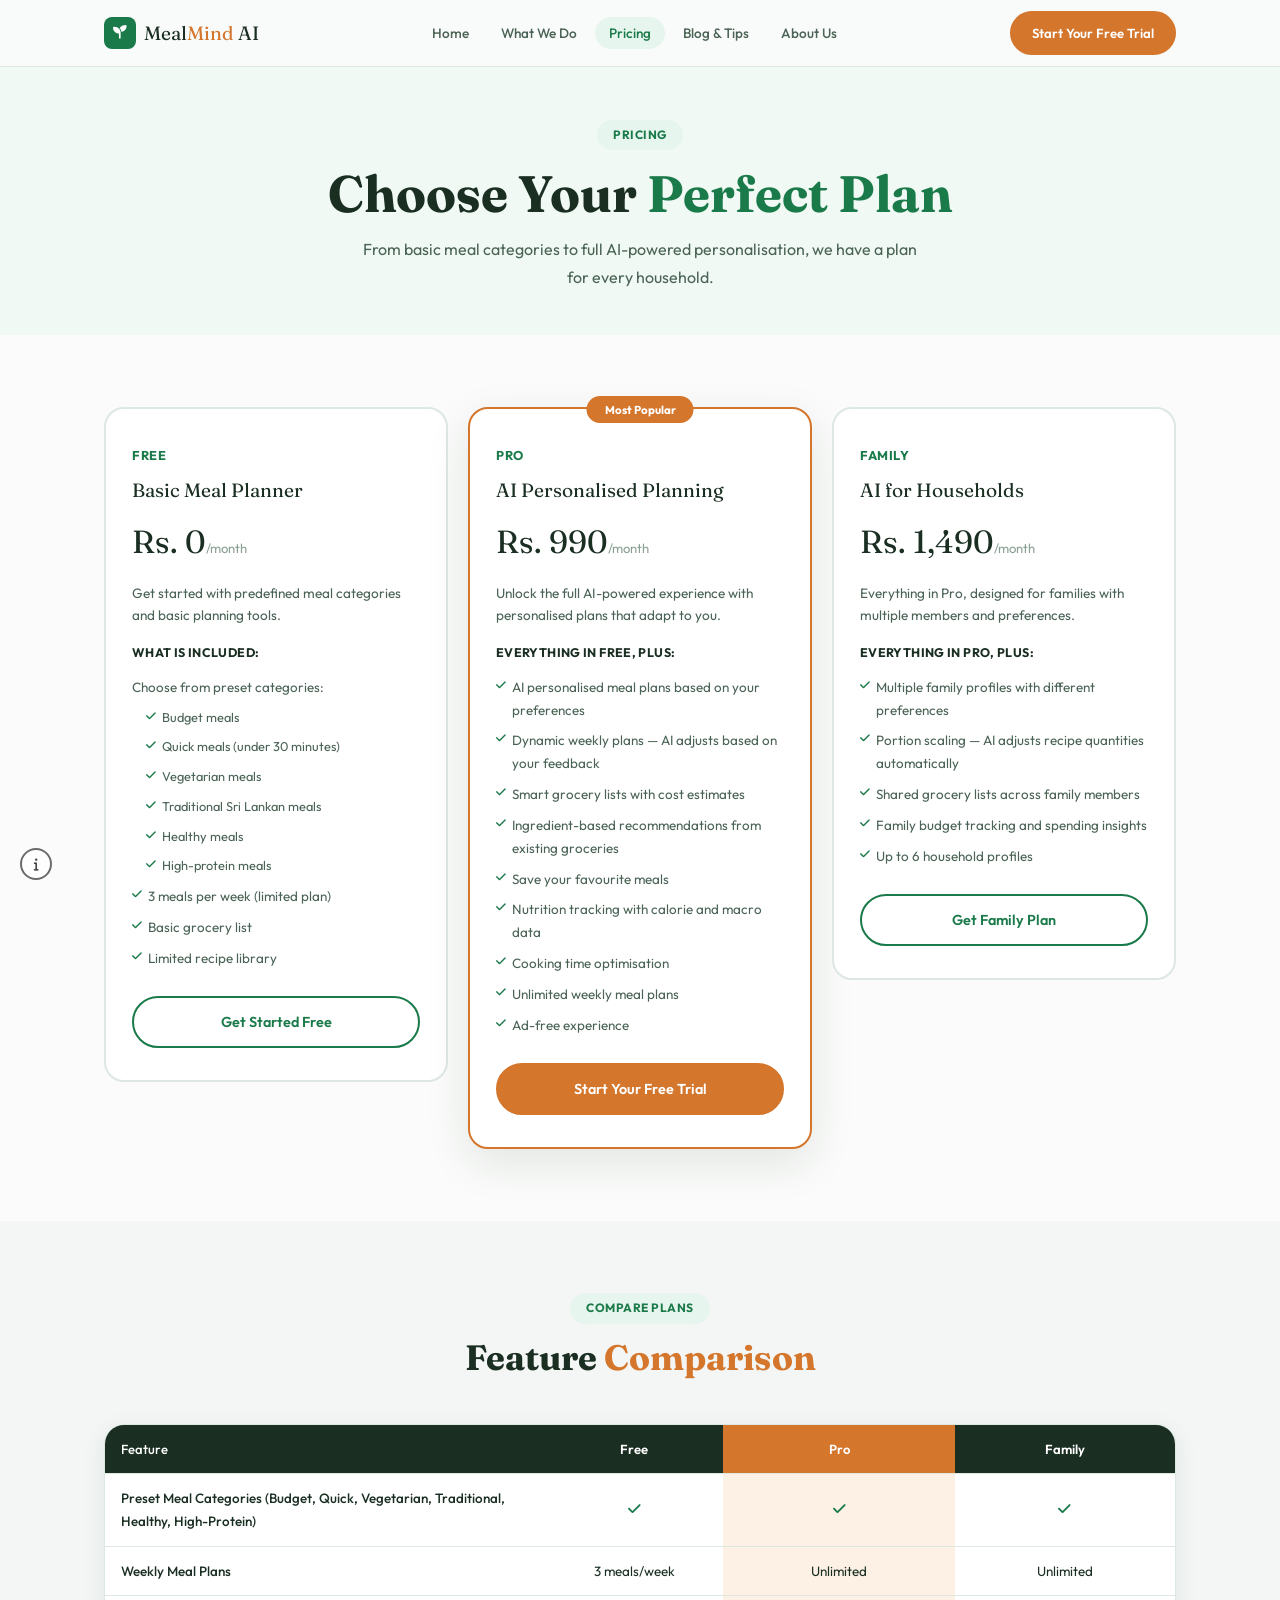
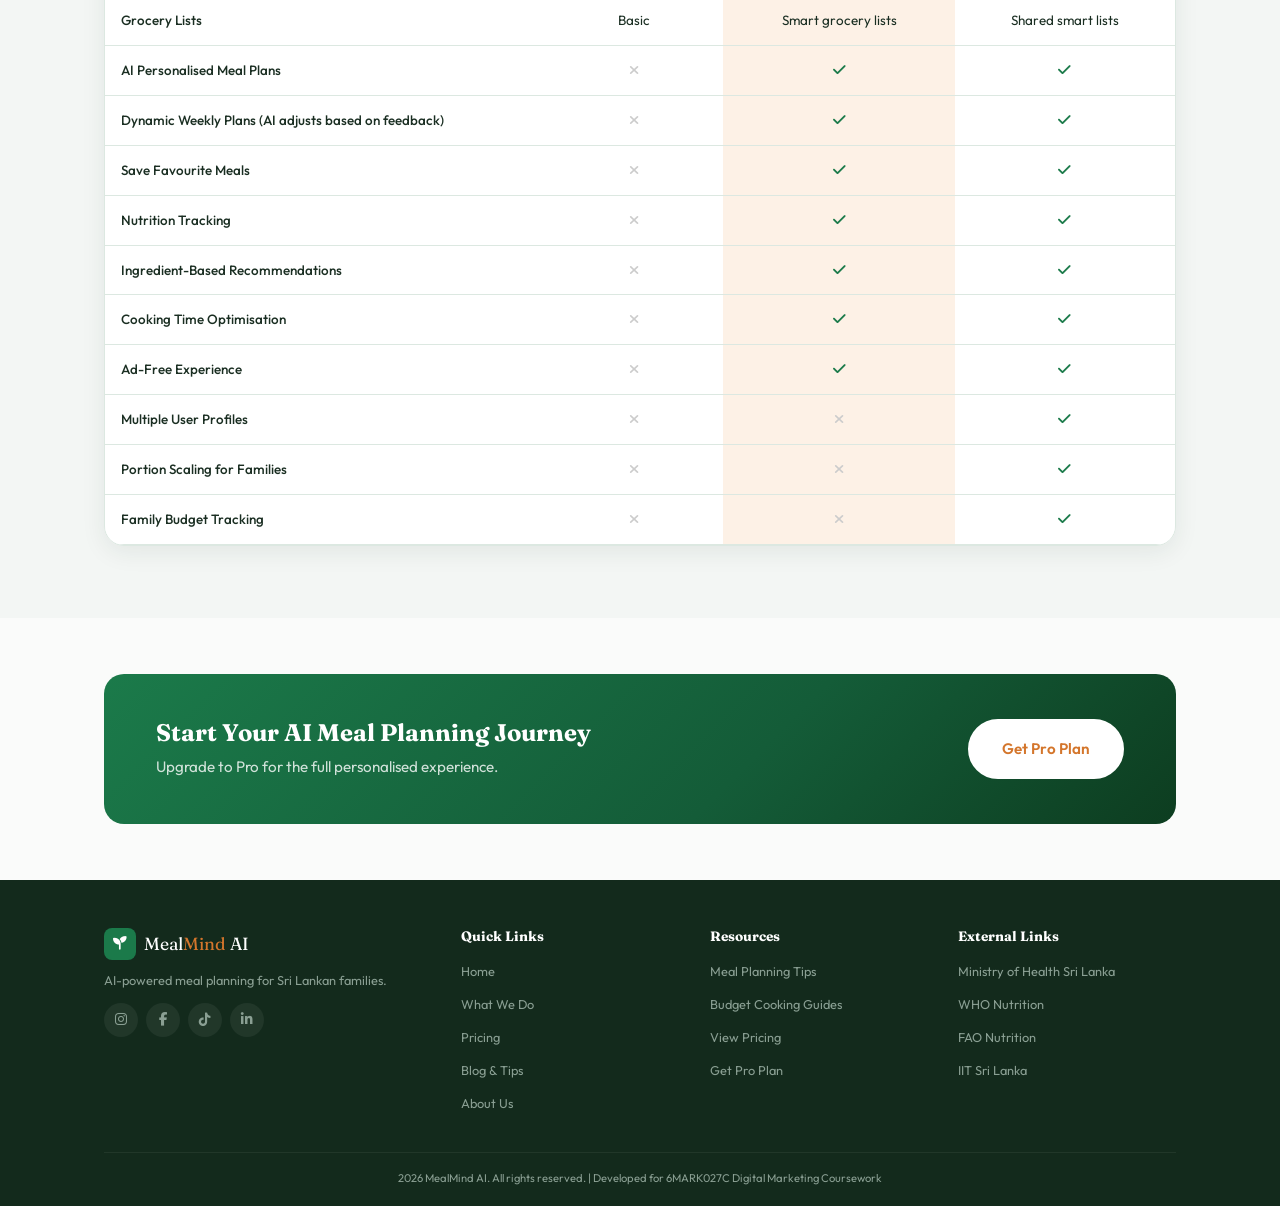
<file: pricing.html>
<!DOCTYPE html>
<html lang="en">
<head>
    <meta charset="UTF-8">
    <meta name="viewport" content="width=device-width, initial-scale=1.0">
    <meta name="description" content="MealMind AI pricing - Free, Pro, and Family plans. Compare features and choose the AI meal planner that fits your needs and budget.">
    <meta name="keywords" content="meal planner pricing, AI meal plan cost, free meal planner, pro meal planner, family meal planning app pricing">
    <title>Pricing | MealMind AI - Free, Pro & Family Plans</title>
    <script async src="https://www.googletagmanager.com/gtag/js?id=G-KQBYETT1RZ"></script>
    <script>window.dataLayer=window.dataLayer||[];function gtag(){dataLayer.push(arguments)}gtag('js',new Date());gtag('config','G-KQBYETT1RZ');</script>
    <link rel="preconnect" href="https://fonts.googleapis.com">
    <link rel="preconnect" href="https://fonts.gstatic.com" crossorigin>
    <link href="https://fonts.googleapis.com/css2?family=Outfit:wght@300;400;500;600;700;800&family=Fraunces:wght@400;500;600;700;800&display=swap" rel="stylesheet">
    <link rel="stylesheet" href="https://cdnjs.cloudflare.com/ajax/libs/font-awesome/6.5.1/css/all.min.css">
    <link rel="stylesheet" href="styles.css">
</head>
<body>
    <nav class="navbar" id="navbar">
        <div class="nav-container">
            <a href="index.html" class="nav-logo"><div class="logo-mark"><i class="fas fa-seedling"></i></div><span>Meal<span class="logo-accent">Mind</span> AI</span></a>
            <ul class="nav-links" id="navLinks">
                <li><a href="index.html">Home</a></li>
                <li><a href="what-we-do.html">What We Do</a></li>
                <li><a href="pricing.html" class="active">Pricing</a></li>
                <li><a href="blog.html">Blog & Tips</a></li>
                <li><a href="about.html">About Us</a></li>
            </ul>
            <div class="nav-actions">
                <a href="https://docs.google.com/forms/d/e/1FAIpQLSeIBPrD6-6gOpsm0lLE67ntiOZjcIqiWNXXuqW-YIWEE8ON_Q/viewform?usp=dialog" target="_blank" rel="noopener noreferrer" class="btn btn-cta btn-nav">Start Your Free Trial</a>
                <button class="mobile-toggle" id="mobileToggle" aria-label="Toggle menu"><span></span><span></span><span></span></button>
            </div>
        </div>
    </nav>

    <section class="page-hero">
        <div class="container">
            <span class="sec-label">Pricing</span>
            <h1>Choose Your <span class="text-green">Perfect Plan</span></h1>
            <p>From basic meal categories to full AI-powered personalisation, we have a plan for every household.</p>
        </div>
    </section>

    <!-- Pricing Cards -->
    <section class="section pricing-cards-section">
        <div class="container">
            <div class="pricing-grid">
                <!-- Free -->
                <div class="price-card">
                    <div class="price-head">
                        <span class="plan-label">Free</span>
                        <div class="plan-title">Basic Meal Planner</div>
                        <div class="plan-price">Rs. 0<span>/month</span></div>
                    </div>
                    <p class="plan-desc">Get started with predefined meal categories and basic planning tools.</p>
                    <div class="plan-feat-title">What is included:</div>
                    <ul class="plan-feats">
                        <li>Choose from preset categories:</li>
                        <li class="sub-item"><i class="fas fa-check"></i> Budget meals</li>
                        <li class="sub-item"><i class="fas fa-check"></i> Quick meals (under 30 minutes)</li>
                        <li class="sub-item"><i class="fas fa-check"></i> Vegetarian meals</li>
                        <li class="sub-item"><i class="fas fa-check"></i> Traditional Sri Lankan meals</li>
                        <li class="sub-item"><i class="fas fa-check"></i> Healthy meals</li>
                        <li class="sub-item"><i class="fas fa-check"></i> High-protein meals</li>
                        <li><i class="fas fa-check"></i> 3 meals per week (limited plan)</li>
                        <li><i class="fas fa-check"></i> Basic grocery list</li>
                        <li><i class="fas fa-check"></i> Limited recipe library</li>
                    </ul>
                    <a href="#" target="_blank" rel="noopener noreferrer" class="btn btn-ghost btn-block">Get Started Free</a>
                </div>

                <!-- Pro -->
                <div class="price-card popular">
                    <div class="popular-tag">Most Popular</div>
                    <div class="price-head">
                        <span class="plan-label">Pro</span>
                        <div class="plan-title">AI Personalised Planning</div>
                        <div class="plan-price">Rs. 990<span>/month</span></div>
                    </div>
                    <p class="plan-desc">Unlock the full AI-powered experience with personalised plans that adapt to you.</p>
                    <div class="plan-feat-title">Everything in Free, plus:</div>
                    <ul class="plan-feats">
                        <li><i class="fas fa-check"></i> AI personalised meal plans based on your preferences</li>
                        <li><i class="fas fa-check"></i> Dynamic weekly plans — AI adjusts based on your feedback</li>
                        <li><i class="fas fa-check"></i> Smart grocery lists with cost estimates</li>
                        <li><i class="fas fa-check"></i> Ingredient-based recommendations from existing groceries</li>
                        <li><i class="fas fa-check"></i> Save your favourite meals</li>
                        <li><i class="fas fa-check"></i> Nutrition tracking with calorie and macro data</li>
                        <li><i class="fas fa-check"></i> Cooking time optimisation</li>
                        <li><i class="fas fa-check"></i> Unlimited weekly meal plans</li>
                        <li><i class="fas fa-check"></i> Ad-free experience</li>
                    </ul>
                    <a href="https://docs.google.com/forms/d/e/1FAIpQLSeIBPrD6-6gOpsm0lLE67ntiOZjcIqiWNXXuqW-YIWEE8ON_Q/viewform?usp=dialog" target="_blank" rel="noopener noreferrer" class="btn btn-cta btn-block">Start Your Free Trial</a>
                </div>

                <!-- Family -->
                <div class="price-card">
                    <div class="price-head">
                        <span class="plan-label">Family</span>
                        <div class="plan-title">AI for Households</div>
                        <div class="plan-price">Rs. 1,490<span>/month</span></div>
                    </div>
                    <p class="plan-desc">Everything in Pro, designed for families with multiple members and preferences.</p>
                    <div class="plan-feat-title">Everything in Pro, plus:</div>
                    <ul class="plan-feats">
                        <li><i class="fas fa-check"></i> Multiple family profiles with different preferences</li>
                        <li><i class="fas fa-check"></i> Portion scaling — AI adjusts recipe quantities automatically</li>
                        <li><i class="fas fa-check"></i> Shared grocery lists across family members</li>
                        <li><i class="fas fa-check"></i> Family budget tracking and spending insights</li>
                        <li><i class="fas fa-check"></i> Up to 6 household profiles</li>
                    </ul>
                    <a href="#" target="_blank" rel="noopener noreferrer" class="btn btn-ghost btn-block">Get Family Plan</a>
                </div>
            </div>
        </div>
    </section>

    <!-- Comparison Table -->
    <section class="section comparison-section">
        <div class="container">
            <div class="sec-head">
                <span class="sec-label">Compare Plans</span>
                <h2>Feature <span class="text-orange">Comparison</span></h2>
            </div>
            <div class="table-wrapper">
                <table class="compare-table">
                    <thead>
                        <tr>
                            <th>Feature</th>
                            <th>Free</th>
                            <th class="highlight-col">Pro</th>
                            <th>Family</th>
                        </tr>
                    </thead>
                    <tbody>
                        <tr><td>Preset Meal Categories (Budget, Quick, Vegetarian, Traditional, Healthy, High-Protein)</td><td><i class="fas fa-check tick"></i></td><td class="highlight-col"><i class="fas fa-check tick"></i></td><td><i class="fas fa-check tick"></i></td></tr>
                        <tr><td>Weekly Meal Plans</td><td>3 meals/week</td><td class="highlight-col">Unlimited</td><td>Unlimited</td></tr>
                        <tr><td>Grocery Lists</td><td>Basic</td><td class="highlight-col">Smart grocery lists</td><td>Shared smart lists</td></tr>
                        <tr><td>AI Personalised Meal Plans</td><td><i class="fas fa-times cross"></i></td><td class="highlight-col"><i class="fas fa-check tick"></i></td><td><i class="fas fa-check tick"></i></td></tr>
                        <tr><td>Dynamic Weekly Plans (AI adjusts based on feedback)</td><td><i class="fas fa-times cross"></i></td><td class="highlight-col"><i class="fas fa-check tick"></i></td><td><i class="fas fa-check tick"></i></td></tr>
                        <tr><td>Save Favourite Meals</td><td><i class="fas fa-times cross"></i></td><td class="highlight-col"><i class="fas fa-check tick"></i></td><td><i class="fas fa-check tick"></i></td></tr>
                        <tr><td>Nutrition Tracking</td><td><i class="fas fa-times cross"></i></td><td class="highlight-col"><i class="fas fa-check tick"></i></td><td><i class="fas fa-check tick"></i></td></tr>
                        <tr><td>Ingredient-Based Recommendations</td><td><i class="fas fa-times cross"></i></td><td class="highlight-col"><i class="fas fa-check tick"></i></td><td><i class="fas fa-check tick"></i></td></tr>
                        <tr><td>Cooking Time Optimisation</td><td><i class="fas fa-times cross"></i></td><td class="highlight-col"><i class="fas fa-check tick"></i></td><td><i class="fas fa-check tick"></i></td></tr>
                        <tr><td>Ad-Free Experience</td><td><i class="fas fa-times cross"></i></td><td class="highlight-col"><i class="fas fa-check tick"></i></td><td><i class="fas fa-check tick"></i></td></tr>
                        <tr><td>Multiple User Profiles</td><td><i class="fas fa-times cross"></i></td><td class="highlight-col"><i class="fas fa-times cross"></i></td><td><i class="fas fa-check tick"></i></td></tr>
                        <tr><td>Portion Scaling for Families</td><td><i class="fas fa-times cross"></i></td><td class="highlight-col"><i class="fas fa-times cross"></i></td><td><i class="fas fa-check tick"></i></td></tr>
                        <tr><td>Family Budget Tracking</td><td><i class="fas fa-times cross"></i></td><td class="highlight-col"><i class="fas fa-times cross"></i></td><td><i class="fas fa-check tick"></i></td></tr>
                    </tbody>
                </table>
            </div>
        </div>
    </section>

    <section class="cta-band">
        <div class="container"><div class="cta-inner"><div><h2>Start Your AI Meal Planning Journey</h2><p>Upgrade to Pro for the full personalised experience.</p></div><a href="https://docs.google.com/forms/d/e/1FAIpQLSeIBPrD6-6gOpsm0lLE67ntiOZjcIqiWNXXuqW-YIWEE8ON_Q/viewform?usp=dialog" target="_blank" rel="noopener noreferrer" class="btn btn-white btn-lg">Get Pro Plan</a></div></div>
    </section>

    <footer class="footer">
        <div class="container">
            <div class="ft-grid">
                <div class="ft-brand"><a href="index.html" class="ft-logo"><div class="logo-mark"><i class="fas fa-seedling"></i></div><span>Meal<span class="logo-accent">Mind</span> AI</span></a><p>AI-powered meal planning for Sri Lankan families.</p><div class="ft-social"><a href="https://instagram.com" target="_blank" rel="noopener noreferrer"><i class="fab fa-instagram"></i></a><a href="https://facebook.com" target="_blank" rel="noopener noreferrer"><i class="fab fa-facebook-f"></i></a><a href="https://tiktok.com" target="_blank" rel="noopener noreferrer"><i class="fab fa-tiktok"></i></a><a href="https://linkedin.com" target="_blank" rel="noopener noreferrer"><i class="fab fa-linkedin-in"></i></a></div></div>
                <div class="ft-links"><h4>Quick Links</h4><ul><li><a href="index.html">Home</a></li><li><a href="what-we-do.html">What We Do</a></li><li><a href="pricing.html">Pricing</a></li><li><a href="blog.html">Blog & Tips</a></li><li><a href="about.html">About Us</a></li></ul></div>
                <div class="ft-links"><h4>Resources</h4><ul><li><a href="blog.html">Meal Planning Tips</a></li><li><a href="blog.html">Budget Cooking Guides</a></li><li><a href="pricing.html">View Pricing</a></li><li><a href="https://docs.google.com/forms/d/e/1FAIpQLSeIBPrD6-6gOpsm0lLE67ntiOZjcIqiWNXXuqW-YIWEE8ON_Q/viewform?usp=dialog" target="_blank" rel="noopener noreferrer">Get Pro Plan</a></li></ul></div>
                <div class="ft-links"><h4>External Links</h4><ul><li><a href="https://www.health.gov.lk" target="_blank" rel="noopener noreferrer">Ministry of Health Sri Lanka</a></li><li><a href="https://www.who.int/nutrition" target="_blank" rel="noopener noreferrer">WHO Nutrition</a></li><li><a href="https://www.fao.org/nutrition" target="_blank" rel="noopener noreferrer">FAO Nutrition</a></li><li><a href="https://www.iit.ac.lk" target="_blank" rel="noopener noreferrer">IIT Sri Lanka</a></li></ul></div>
            </div>
            <div class="ft-bottom"><p>2026 MealMind AI. All rights reserved. | Developed for 6MARK027C Digital Marketing Coursework</p></div>
        </div>
    </footer>
    <script src="script.js"></script>
    <!-- Page Updated Info Button -->
<div class="update-info-container">
    <button id="updateInfoBtn" class="update-info-btn">
        <i class="fas fa-info"></i>
    </button>
</div>

<!-- Update Message -->
<div id="updateMessage" class="update-message">
    <i class="fas fa-info-circle"></i>
    <span>Page updated <span id="updateDate"></span></span>
</div>

<script>
const updateBtn = document.getElementById("updateInfoBtn");
const updateMessage = document.getElementById("updateMessage");

const date = new Date(document.lastModified);

const formattedDate = date.toLocaleDateString("en-US", {
  month: "short",
  day: "numeric",
  year: "numeric"
});

document.getElementById("updateDate").textContent = formattedDate;

updateBtn.onclick = function(){
    updateMessage.classList.toggle("show-update-message");
};
</script>
</body>
</html>
</file>
<file: styles.css>
:root{
    --green:#1b7a4a;--green-dark:#145c38;--green-light:#e6f5ed;--green-bg:#f0f9f4;
    --orange:#d4762c;--orange-dark:#b55e1c;--orange-light:#fdf1e6;
    --bg:#fafbfa;--bg-alt:#f3f6f4;--white:#ffffff;
    --text:#1a2e22;--text-mid:#4a6355;--text-light:#8a9f93;
    --border:#dce8e1;
    --shadow-s:0 2px 8px rgba(26,46,34,0.05);--shadow-m:0 6px 24px rgba(26,46,34,0.08);--shadow-l:0 14px 44px rgba(26,46,34,0.1);
    --r:12px;--r-lg:20px;
    --font-h:'Fraunces',serif;--font-b:'Outfit',sans-serif;
    --ease:all .3s cubic-bezier(.4,0,.2,1);
}
*,*::before,*::after{margin:0;padding:0;box-sizing:border-box}
html{scroll-behavior:smooth}
body{font-family:var(--font-b);font-size:16px;line-height:1.7;color:var(--text);background:var(--bg);overflow-x:hidden}
a{text-decoration:none;color:var(--green);transition:var(--ease)}a:hover{color:var(--green-dark)}
img{max-width:100%;display:block;border-radius:var(--r)}
.container{max-width:1120px;margin:0 auto;padding:0 24px}
h1,h2,h3,h4{font-family:var(--font-h);color:var(--text);line-height:1.25;font-weight:700}
h1{font-size:clamp(2rem,5vw,3.2rem)}h2{font-size:clamp(1.5rem,3.5vw,2.2rem)}h3{font-size:clamp(1rem,2vw,1.25rem)}
.text-green{color:var(--green)}.text-orange{color:var(--orange)}

/* Buttons */
.btn{display:inline-flex;align-items:center;gap:8px;padding:12px 24px;border-radius:50px;font-family:var(--font-b);font-weight:600;font-size:.9rem;cursor:pointer;border:2px solid transparent;transition:var(--ease);white-space:nowrap}
.btn-cta{background:var(--orange);color:#fff;border-color:var(--orange)}
.btn-cta:hover{background:var(--orange-dark);border-color:var(--orange-dark);color:#fff;transform:translateY(-2px);box-shadow:0 8px 24px rgba(212,118,44,.28)}
.btn-ghost{background:transparent;color:var(--green);border-color:var(--green)}
.btn-ghost:hover{background:var(--green);color:#fff;transform:translateY(-2px)}
.btn-white{background:#fff;color:var(--orange);border-color:#fff}
.btn-white:hover{background:var(--orange-light);color:var(--orange);transform:translateY(-2px)}
.btn-lg{padding:15px 32px;font-size:.95rem}.btn-nav{padding:9px 20px;font-size:.82rem}
.btn-block{width:100%;justify-content:center}

/* Nav */
.navbar{position:fixed;top:0;left:0;right:0;z-index:1000;background:rgba(250,251,250,.93);backdrop-filter:blur(16px);border-bottom:1px solid var(--border);transition:var(--ease)}
.navbar.scrolled{box-shadow:var(--shadow-m)}
.nav-container{max-width:1120px;margin:0 auto;padding:0 24px;display:flex;align-items:center;justify-content:space-between;height:66px}
.nav-logo{display:flex;align-items:center;gap:8px;font-family:var(--font-h);font-size:1.2rem;color:var(--text)}.nav-logo:hover{color:var(--text)}
.logo-mark{width:32px;height:32px;background:var(--green);border-radius:8px;display:flex;align-items:center;justify-content:center;color:#fff;font-size:.85rem}
.logo-accent{color:var(--orange)}
.nav-links{display:flex;list-style:none;gap:4px}
.nav-links a{padding:7px 14px;border-radius:50px;font-weight:500;font-size:.85rem;color:var(--text-mid)}
.nav-links a:hover,.nav-links a.active{color:var(--green);background:var(--green-light)}
.nav-actions{display:flex;align-items:center;gap:10px}
.mobile-toggle{display:none;flex-direction:column;gap:5px;background:none;border:none;cursor:pointer;padding:4px}
.mobile-toggle span{display:block;width:21px;height:2.5px;background:var(--text);border-radius:2px;transition:var(--ease)}

/* Section */
.section{padding:72px 0}
.sec-label{display:inline-block;padding:5px 16px;background:var(--green-light);color:var(--green);border-radius:50px;font-size:.75rem;font-weight:700;margin-bottom:12px;letter-spacing:.04em;text-transform:uppercase}
.sec-head{text-align:center;max-width:560px;margin:0 auto 44px}
.sec-head p{color:var(--text-mid);font-size:1rem;margin-top:8px}
.sec-cta{text-align:center;margin-top:36px}

/* Hero */
.hero{padding:120px 0 72px;background:linear-gradient(170deg,var(--green-bg) 0%,var(--bg) 60%)}
.hero-grid{display:grid;grid-template-columns:1fr 1fr;gap:48px;align-items:center}
.hero-label{display:inline-block;padding:6px 16px;background:var(--green-light);color:var(--green);border-radius:50px;font-size:.8rem;font-weight:700;margin-bottom:18px}
.hero h1{margin-bottom:16px}
.hero p{font-size:1.05rem;color:var(--text-mid);margin-bottom:24px;line-height:1.8;max-width:520px}
.hero-btns{display:flex;gap:12px;margin-bottom:28px;flex-wrap:wrap}
.hero-metrics{display:flex;align-items:center;gap:16px;font-size:.85rem;color:var(--text-light)}
.metric strong{display:block;font-size:1.1rem;color:var(--green);font-family:var(--font-h)}
.metric span{font-size:.78rem}
.metric-dot{width:4px;height:4px;border-radius:50%;background:var(--border)}
.hero-img{position:relative}
.hero-img img{border-radius:var(--r-lg);box-shadow:var(--shadow-l)}
.hero-float{position:absolute;padding:10px 16px;background:#fff;border-radius:var(--r);box-shadow:var(--shadow-m);font-size:.8rem;font-weight:600;color:var(--text)}
.hero-float i{margin-right:6px;color:var(--green)}
.float-1{top:16px;right:-8px}.float-2{bottom:24px;left:-8px}

/* Why Grid */
.why-section{background:var(--bg-alt)}
.why-grid{display:grid;grid-template-columns:repeat(3,1fr);gap:18px}
.why-card{background:#fff;padding:26px;border-radius:var(--r-lg);border:1px solid var(--border);transition:var(--ease)}
.why-card:hover{transform:translateY(-4px);box-shadow:var(--shadow-m);border-color:var(--green)}
.why-icon{width:44px;height:44px;border-radius:10px;display:flex;align-items:center;justify-content:center;font-size:1.1rem;margin-bottom:14px;color:#fff}
.green-bg{background:var(--green)}.orange-bg{background:var(--orange)}
.why-card h3{margin-bottom:6px;font-size:1.05rem}.why-card p{color:var(--text-mid);font-size:.88rem}

/* Steps */
.how-preview{background:var(--bg)}
.steps-two{display:flex;align-items:flex-start;justify-content:center;gap:20px}
.step-block{flex:1;max-width:420px;padding:28px;background:#fff;border:1px solid var(--border);border-radius:var(--r-lg);position:relative;transition:var(--ease)}
.step-block:hover{box-shadow:var(--shadow-m);border-color:var(--green)}
.step-num{position:absolute;top:-14px;left:24px;width:28px;height:28px;background:var(--green);color:#fff;border-radius:50%;display:flex;align-items:center;justify-content:center;font-size:.8rem;font-weight:800}
.step-block h3{margin:8px 0 6px;font-size:1.1rem}.step-block p{color:var(--text-mid);font-size:.88rem;margin-bottom:12px}
.step-tags{display:flex;gap:6px;flex-wrap:wrap}
.step-tags span{padding:5px 12px;background:var(--green-light);border-radius:50px;font-size:.75rem;font-weight:600;color:var(--green)}
.step-arrow{color:var(--green);font-size:1.1rem;margin-top:60px;opacity:.35}

/* Food Band */
.food-band{padding:0;overflow:hidden;background:var(--bg-alt)}
.food-scroll{display:flex;gap:10px;padding:20px 0;overflow-x:auto;scrollbar-width:none}
.food-scroll::-webkit-scrollbar{display:none}
.food-img{flex-shrink:0;width:280px;height:190px;border-radius:var(--r);overflow:hidden}
.food-img img{width:100%;height:100%;object-fit:cover;transition:transform .4s}
.food-img:hover img{transform:scale(1.05)}

/* Reviews */
.reviews-section{background:var(--bg)}
.review-cards{display:grid;grid-template-columns:repeat(3,1fr);gap:18px}
.rev-card{padding:26px;background:#fff;border-radius:var(--r-lg);border:1px solid var(--border);transition:var(--ease)}
.rev-card:hover{transform:translateY(-3px);box-shadow:var(--shadow-m)}
.rev-card.featured{background:var(--green);color:#fff;border-color:var(--green)}
.rev-card.featured p{color:rgba(255,255,255,.9)}.rev-card.featured .rev-author span{color:rgba(255,255,255,.7)}
.rev-stars{color:#f59e0b;font-size:.82rem;margin-bottom:10px}
.rev-card p{font-size:.88rem;color:var(--text-mid);margin-bottom:16px;line-height:1.7}
.rev-author{display:flex;align-items:center;gap:10px}
.rev-av{width:36px;height:36px;border-radius:50%;display:flex;align-items:center;justify-content:center;color:#fff;font-size:.72rem;font-weight:700}
.rev-author strong{display:block;font-size:.85rem}.rev-author span{font-size:.75rem;color:var(--text-light)}

/* CTA Band */
.cta-band{padding:56px 0;background:var(--bg)}
.cta-inner{background:linear-gradient(135deg,var(--green) 0%,var(--green-dark) 60%,#0d3d20 100%);border-radius:var(--r-lg);padding:44px 52px;display:flex;align-items:center;justify-content:space-between;gap:28px;flex-wrap:wrap}
.cta-inner h2{color:#fff;font-size:1.5rem;margin-bottom:6px}.cta-inner p{color:rgba(255,255,255,.8);font-size:.95rem}

/* Footer */
.footer{background:#132a1c;padding:48px 0 18px;color:#c4d8cc}
.ft-grid{display:grid;grid-template-columns:1.5fr 1fr 1fr 1fr;gap:30px;margin-bottom:30px}
.ft-logo{display:flex;align-items:center;gap:8px;font-family:var(--font-h);font-size:1.1rem;color:#fff;margin-bottom:10px}.ft-logo:hover{color:#fff}
.ft-logo .logo-mark{background:var(--green)}
.ft-brand p{color:var(--text-light);font-size:.8rem;margin-bottom:12px}
.ft-social{display:flex;gap:8px}
.ft-social a{width:34px;height:34px;border-radius:50%;background:rgba(255,255,255,.06);display:flex;align-items:center;justify-content:center;color:var(--text-light);font-size:.85rem;transition:var(--ease)}
.ft-social a:hover{background:var(--green);color:#fff;transform:translateY(-2px)}
.ft-links h4{color:#fff;font-size:.85rem;margin-bottom:12px;font-family:var(--font-h)}
.ft-links ul{list-style:none}.ft-links li{margin-bottom:6px}
.ft-links a{color:var(--text-light);font-size:.8rem}.ft-links a:hover{color:#fff}
.ft-bottom{border-top:1px solid rgba(255,255,255,.06);padding-top:16px;text-align:center}
.ft-bottom p{color:var(--text-light);font-size:.7rem}

/* Page Hero */
.page-hero{padding:120px 0 44px;background:var(--green-bg);text-align:center}
.page-hero h1{margin-bottom:10px}.page-hero p{color:var(--text-mid);font-size:1rem;max-width:560px;margin:0 auto}

/* Feature Split */
.feature-split{display:grid;grid-template-columns:1fr 1fr;gap:48px;align-items:center;margin-bottom:56px}
.feature-split.reverse{direction:rtl}.feature-split.reverse>*{direction:ltr}
.step-badge-lg{display:inline-block;padding:6px 18px;background:var(--green);color:#fff;border-radius:50px;font-size:.8rem;font-weight:700;margin-bottom:12px}
.step-badge-lg.orange{background:var(--orange)}
.feature-text h2{margin-bottom:12px}.feature-text p{color:var(--text-mid);margin-bottom:14px;line-height:1.8}
.feature-img img{border-radius:var(--r-lg);box-shadow:var(--shadow-m)}
.check-list{list-style:none;margin-bottom:20px}
.check-list li{display:flex;align-items:flex-start;gap:8px;padding:5px 0;font-size:.88rem;color:var(--text-mid)}
.check-list li i{color:var(--green);margin-top:4px}
.pref-list{margin-top:16px}
.pref-item{display:flex;gap:14px;padding:12px 0;border-bottom:1px solid var(--border)}
.pref-item:last-child{border-bottom:none}
.pref-item i{width:36px;height:36px;background:var(--green-light);color:var(--green);border-radius:8px;display:flex;align-items:center;justify-content:center;font-size:.9rem;flex-shrink:0;margin-top:2px}
.pref-item.pro-tag i{background:var(--orange-light);color:var(--orange)}
.pref-item strong{font-size:.9rem;display:block;margin-bottom:2px}
.pref-item p{font-size:.82rem;color:var(--text-mid);margin:0;line-height:1.5}
.badge-pro{display:inline-block;padding:2px 8px;background:var(--orange);color:#fff;border-radius:50px;font-size:.65rem;font-weight:700;margin-left:6px;vertical-align:middle}

/* Features Grid */
.features-section{background:var(--bg-alt)}
.feat-grid{display:grid;grid-template-columns:repeat(3,1fr);gap:18px}
.feat-card{background:#fff;padding:26px;border-radius:var(--r-lg);border:1px solid var(--border);transition:var(--ease)}
.feat-card:hover{transform:translateY(-3px);box-shadow:var(--shadow-m);border-color:var(--green)}
.feat-icon{width:44px;height:44px;border-radius:10px;display:flex;align-items:center;justify-content:center;font-size:1.1rem;margin-bottom:14px;color:#fff}
.feat-card h3{margin-bottom:6px;font-size:1rem}.feat-card p{color:var(--text-mid);font-size:.85rem}

/* Pricing */
.pricing-cards-section{background:var(--bg)}
.pricing-grid{display:grid;grid-template-columns:repeat(3,1fr);gap:20px;align-items:start}
.price-card{background:#fff;border:2px solid var(--border);border-radius:var(--r-lg);padding:32px 26px;transition:var(--ease);position:relative}
.price-card:hover{box-shadow:var(--shadow-m)}
.price-card.popular{border-color:var(--orange);box-shadow:var(--shadow-l);transform:scale(1.02)}
.price-card.popular:hover{transform:scale(1.02) translateY(-4px)}
.popular-tag{position:absolute;top:-13px;left:50%;transform:translateX(-50%);background:var(--orange);color:#fff;padding:4px 18px;border-radius:50px;font-size:.72rem;font-weight:700;white-space:nowrap}
.price-head{margin-bottom:14px}
.plan-label{font-size:.8rem;font-weight:700;color:var(--green);text-transform:uppercase;letter-spacing:.04em}
.plan-title{font-family:var(--font-h);font-size:1.2rem;margin:6px 0 8px}
.plan-price{font-family:var(--font-h);font-size:2rem;color:var(--text)}
.plan-price span{font-family:var(--font-b);font-size:.82rem;color:var(--text-light);font-weight:400}
.plan-desc{font-size:.85rem;color:var(--text-mid);margin-bottom:16px;line-height:1.6}
.plan-feat-title{font-size:.78rem;font-weight:700;color:var(--text);margin-bottom:8px;text-transform:uppercase;letter-spacing:.03em}
.plan-feats{list-style:none;margin-bottom:22px}
.plan-feats li{font-size:.84rem;color:var(--text-mid);padding:4px 0;display:flex;align-items:flex-start;gap:6px}
.plan-feats li i{color:var(--green);margin-top:4px;font-size:.7rem}
.plan-feats .sub-item{padding-left:14px;font-size:.8rem}

/* Comparison Table */
.comparison-section{background:var(--bg-alt)}
.table-wrapper{overflow-x:auto;border-radius:var(--r-lg);box-shadow:var(--shadow-m);border:1px solid var(--border)}
.compare-table{width:100%;border-collapse:collapse;background:#fff;min-width:700px}
.compare-table th,.compare-table td{padding:13px 16px;text-align:center;font-size:.84rem;border-bottom:1px solid var(--border)}
.compare-table th{background:var(--text);color:#fff;font-weight:600;font-size:.82rem}
.compare-table th:first-child,.compare-table td:first-child{text-align:left;font-weight:500;max-width:280px}
.compare-table th.highlight-col{background:var(--orange)}
.compare-table td.highlight-col{background:var(--orange-light)}
.compare-table tbody tr:hover{background:var(--green-bg)}
.tick{color:var(--green);font-size:.9rem}.cross{color:#ccc;font-size:.85rem}

/* Blog */
.blog-section{padding:0 0 56px}
.blog-card{max-width:760px;margin:0 auto 32px;background:#fff;border:1px solid var(--border);border-radius:var(--r-lg);overflow:hidden;transition:var(--ease)}
.blog-card:hover{box-shadow:var(--shadow-m)}
.blog-thumb img{width:100%;height:250px;object-fit:cover;border-radius:0}
.blog-body{padding:28px}
.blog-meta{display:flex;align-items:center;gap:12px;margin-bottom:14px;flex-wrap:wrap}
.blog-cat{background:var(--green-light);color:var(--green);padding:3px 12px;border-radius:50px;font-size:.72rem;font-weight:700}
.blog-meta span{font-size:.78rem;color:var(--text-light)}.blog-meta span i{margin-right:3px}
.blog-card h2{font-size:1.3rem;margin-bottom:10px}
.blog-card h3{font-size:1.05rem;margin:18px 0 8px}
.blog-card p{color:var(--text-mid);margin-bottom:8px;line-height:1.8;font-size:.9rem}
.blog-cta-box{margin-top:18px;padding:18px;background:var(--green-bg);border-radius:var(--r);border:1px solid var(--border)}

/* About */
.about-split{display:grid;grid-template-columns:1.3fr 1fr;gap:48px;align-items:center}
.about-text h2{margin-bottom:14px}
.about-text p{color:var(--text-mid);margin-bottom:12px;line-height:1.8}
.about-img img{border-radius:var(--r-lg);box-shadow:var(--shadow-m)}
.mission-bg{background:var(--bg-alt)}
.mission-quote{max-width:640px;margin:0 auto 40px;text-align:center}
.mission-quote blockquote{font-family:var(--font-h);font-size:1.05rem;color:var(--text-mid);line-height:1.8;padding:24px;background:#fff;border-radius:var(--r-lg);border-left:4px solid var(--green)}
.values-row{display:grid;grid-template-columns:repeat(2,1fr);gap:18px}
.val-card{padding:24px;background:#fff;border-radius:var(--r-lg);border:1px solid var(--border);transition:var(--ease)}
.val-card:hover{transform:translateY(-2px);box-shadow:var(--shadow-s)}
.val-icon{width:42px;height:42px;border-radius:10px;display:flex;align-items:center;justify-content:center;font-size:1rem;margin-bottom:10px;color:#fff}
.val-card h3{margin-bottom:6px;font-size:1rem}.val-card p{font-size:.85rem;color:var(--text-mid)}
.stats-row{display:grid;grid-template-columns:repeat(4,1fr);gap:18px}
.stat-box{text-align:center;padding:24px 14px;background:var(--green-bg);border-radius:var(--r-lg);border:1px solid var(--border)}
.stat-val{display:block;font-family:var(--font-h);font-size:2rem;color:var(--green);line-height:1.2}
.stat-lbl{font-size:.82rem;color:var(--text-mid);margin-top:4px}

/* Responsive */
@media(max-width:1024px){
    .hero-grid,.feature-split,.feature-split.reverse,.about-split{grid-template-columns:1fr}
    .feature-split.reverse{direction:ltr}
    .hero-img{display:none}
    .hero{text-align:center}
    .hero-btns,.hero-metrics{justify-content:center}
    .hero p{margin-left:auto;margin-right:auto}
    .why-grid,.feat-grid,.review-cards,.pricing-grid{grid-template-columns:repeat(2,1fr)}
    .price-card.popular{transform:none}.price-card.popular:hover{transform:translateY(-4px)}
    .ft-grid{grid-template-columns:1fr 1fr}
    .stats-row{grid-template-columns:repeat(2,1fr)}
    .values-row{grid-template-columns:1fr}
    .cta-inner{flex-direction:column;text-align:center;padding:32px 24px}
}
@media(max-width:768px){
    .nav-links{display:none;position:absolute;top:66px;left:0;right:0;background:var(--bg);flex-direction:column;padding:16px;box-shadow:var(--shadow-l);border-top:1px solid var(--border)}
    .nav-links.active{display:flex}
    .nav-actions .btn{display:none}
    .mobile-toggle{display:flex}
    .why-grid,.feat-grid,.review-cards,.pricing-grid{grid-template-columns:1fr}
    .steps-two{flex-direction:column;align-items:center}
    .step-arrow{transform:rotate(90deg)}
    .ft-grid{grid-template-columns:1fr}
    .compare-table{font-size:.78rem}
}
@media(max-width:480px){
    .stats-row{grid-template-columns:1fr}
    .hero-btns{flex-direction:column;align-items:center}
    .hero-metrics{flex-direction:column;gap:10px}
    .metric-dot{display:none}
}

/* Update Info Icon */

.update-info-container{
    position: fixed;
    bottom: 20px;
    left: 20px;
    z-index: 9999;
}

.update-info-btn{
    width:32px;
    height:32px;
    border-radius:50%;
    border:2px solid #6b6b6b;
    background:rgba(255,255,255,0.6);
    color:#444;
    font-size:13px;
    cursor:pointer;
    display:flex;
    align-items:center;
    justify-content:center;
}

/* Update Message Bar */

.update-message{
    position: fixed;
    bottom: 20px;
    left: 80px;
    background: rgba(60,60,60,0.9);
    color:white;
    padding:12px 18px;
    border-radius:25px;
    font-size:16px;
    display:flex;
    align-items:center;
    gap:10px;
    opacity:0;
    transform:translateY(10px);
    transition: all 0.3s ease;
}

.update-message i{
    font-size:18px;
}

.show-update-message{
    opacity:1;
    transform:translateY(0);
}

@keyframes fadeUp{from{opacity:0;transform:translateY(18px)}to{opacity:1;transform:translateY(0)}}
.why-card,.step-block,.rev-card,.blog-card,.feat-card,.price-card,.val-card,.stat-box{animation:fadeUp .5s ease forwards}
</file>
